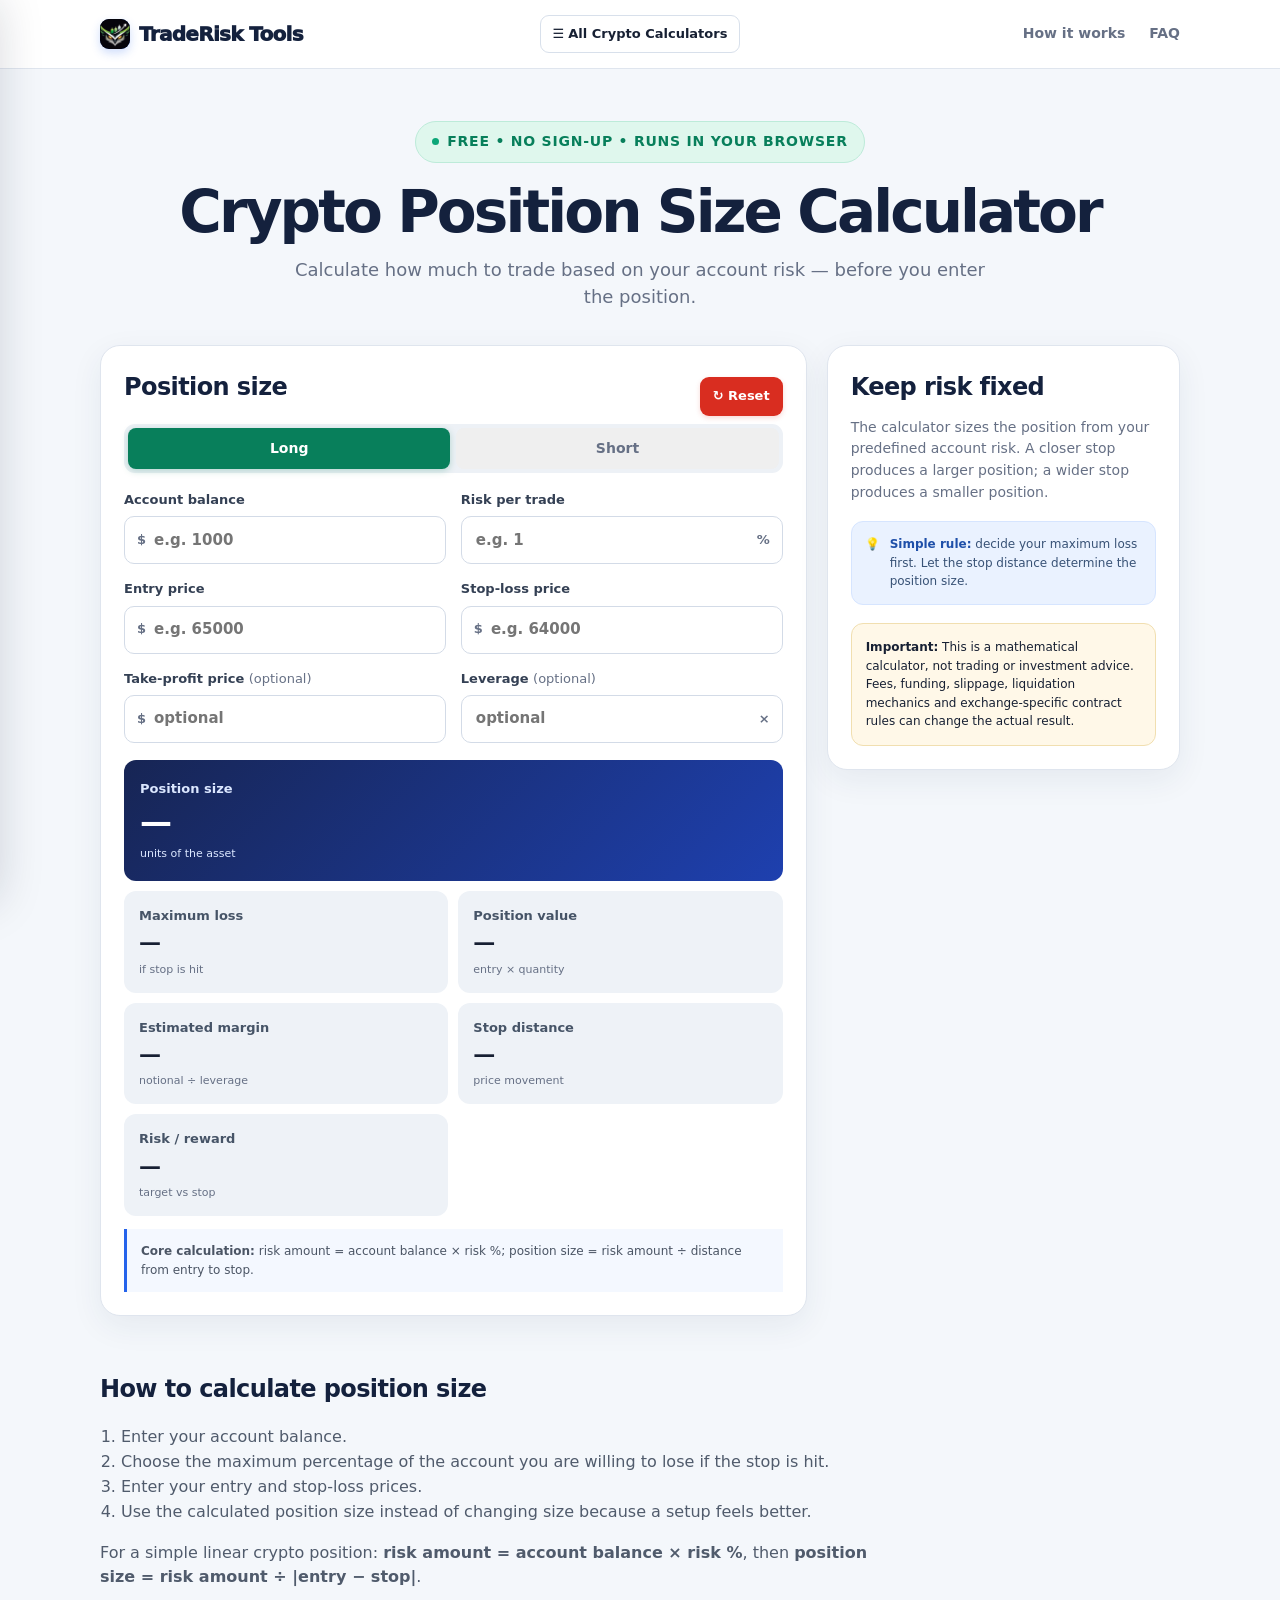
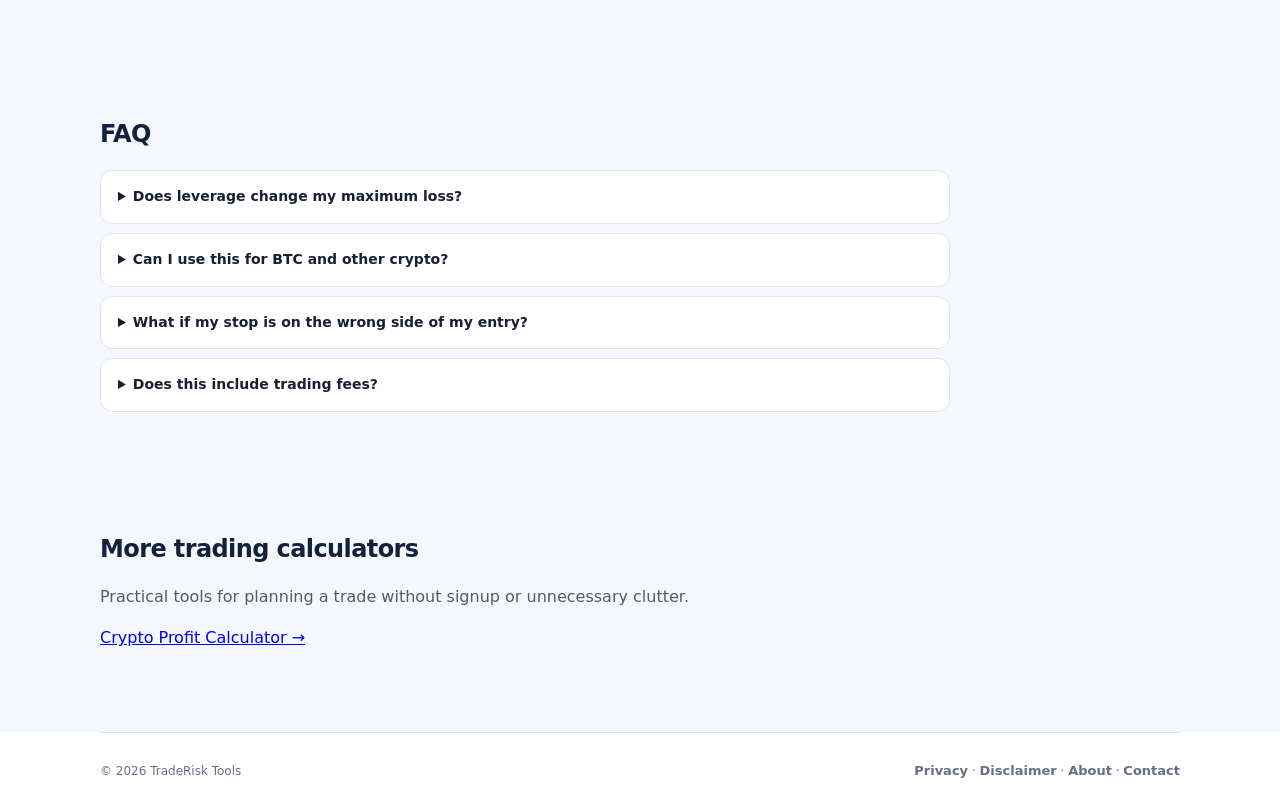
<file: index.html>
<!doctype html>
<html lang="en">
<head>
  <!-- Google tag (gtag.js) -->
<script async src="https://www.googletagmanager.com/gtag/js?id=G-5T2M8MYKRR"></script>
<script>
  window.dataLayer = window.dataLayer || [];
  function gtag(){dataLayer.push(arguments);}
  gtag('js', new Date());

  gtag('config', 'G-5T2M8MYKRR');
</script>
<meta charset="utf-8">
<meta name="viewport" content="width=device-width,initial-scale=1,viewport-fit=cover">
<meta name="theme-color" content="#111827">
<link rel="icon" type="image/png" href="favicon.png">
<title>Crypto Position Size Calculator | TradeRisk Tools</title>
<meta name="description" content="Free crypto position size calculator. Calculate position size from account balance, risk percentage, entry price and stop loss.">
<style>
:root{--bg:#f4f7fb;--card:#fff;--text:#172033;--muted:#667085;--line:#dfe5ee;--blue:#2563eb;--blue2:#1d4ed8;--blue-soft:#eaf2ff;--green:#087f5b;--green2:#056b4c;--green-soft:#e7f7f1;--red:#c92a2a;--red2:#a61e1e;--red-soft:#fff0f0;--navy:#14213d;--warn:#fff8e8;--warn-line:#f1dfb0}
*{box-sizing:border-box}html{scroll-behavior:smooth}body{margin:0;background:var(--bg);color:var(--text);font-family:Inter,ui-sans-serif,system-ui,-apple-system,BlinkMacSystemFont,"Segoe UI",sans-serif;line-height:1.55}.wrap{width:min(1080px,calc(100% - 32px));margin:auto}
.topbar{background:#fff;border-bottom:1px solid var(--line);position:sticky;top:0;z-index:10}.nav{height:68px;display:flex;align-items:center}.brand{font-size:19px;font-weight:900;letter-spacing:-.025em;color:var(--navy);text-decoration:none}.nav nav{margin-left:auto;display:flex;gap:28px}.nav nav a,.footer a{color:var(--muted);text-decoration:none;font-size:13px;font-weight:600}.nav nav a:hover,.footer a:hover{color:var(--blue)}
.hero{padding:52px 0 34px;text-align:center}.badge{display:inline-flex;align-items:center;justify-content:center;background:#dff7ed;color:#087f5b;border:1px solid #bdebd9;border-radius:999px;padding:9px 16px;font-size:14px;font-weight:850;letter-spacing:.055em}.badge:before{content:"";width:7px;height:7px;background:#0ca678;border-radius:50%;margin-right:8px}
.hero h1{font-size:clamp(34px,4.8vw,58px);line-height:1.05;letter-spacing:-.05em;white-space:nowrap;margin:19px 0 13px;color:var(--navy)}.lead{font-size:18px;color:var(--muted);max-width:720px;margin:0 auto}
.layout{display:grid;grid-template-columns:minmax(0,2fr) minmax(275px,1fr);gap:20px;align-items:start}.card{background:var(--card);border:1px solid var(--line);border-radius:20px;box-shadow:0 10px 32px rgba(30,55,90,.07);padding:23px}.card-head{display:flex;align-items:center;justify-content:space-between}.card h2,.content h2{font-size:24px;letter-spacing:-.025em;margin:0 0 17px;color:var(--navy)}
.reset{border:0;background:#d92d20;color:#fff;border-radius:9px;padding:9px 13px;font:inherit;font-size:13px;font-weight:800;cursor:pointer;box-shadow:0 2px 5px rgba(217,45,32,.18);transition:.15s}.reset:hover{background:#b42318;transform:translateY(-1px)}.reset:active{transform:translateY(0);box-shadow:none}.reset-row{display:flex;align-items:center;gap:9px}.reset-status{font-size:12px;font-weight:750;color:#087f5b;background:#e7f7f1;border:1px solid #bdebd9;border-radius:8px;padding:6px 9px;opacity:0;transform:translateX(4px);transition:.18s}.reset-status.show{opacity:1;transform:translateX(0)}
.direction{display:grid;grid-template-columns:1fr 1fr;gap:6px;background:#edf1f6;padding:4px;border-radius:11px;margin-bottom:17px}.direction-btn{border:0;border-radius:8px;padding:10px;font:inherit;font-size:14px;font-weight:850;color:#667085;cursor:pointer;transition:.15s}.direction-btn.long.active{background:var(--green);color:#fff;box-shadow:0 2px 7px rgba(8,127,91,.25)}.direction-btn.long.active:hover{background:var(--green2)}.direction-btn.short.active{background:var(--red);color:#fff;box-shadow:0 2px 7px rgba(201,42,42,.22)}.direction-btn.short.active:hover{background:var(--red2)}
.fields{display:grid;grid-template-columns:1fr 1fr;gap:15px}label{font-size:13px;font-weight:800;color:#344054}.muted{font-weight:500;color:var(--muted)}.input-wrap{height:48px;display:flex;align-items:center;gap:6px;border:1px solid #d3dbe7;border-radius:10px;background:#fff;margin-top:6px;padding:0 12px;transition:.15s}.input-wrap:focus-within{border-color:#8db1f8;box-shadow:0 0 0 3px #eaf2ff}.input-wrap span{color:#667085;font-size:13px}.input-wrap input{border:0;outline:0;width:100%;min-width:0;background:transparent;color:#172033;font:inherit;font-size:15px;font-weight:600}
.error{margin-top:12px;padding:11px 13px;border:1px solid #f0caca;background:var(--red-soft);color:#9d3030;border-radius:10px;font-size:13px}
.results{display:grid;grid-template-columns:1fr 1fr;gap:10px;margin-top:17px}.result{background:#eef2f7;border-radius:12px;padding:15px;min-width:0}.result span{display:block;color:#465467;font-size:13px;font-weight:750}.result small{display:block;color:#667085;font-size:11px}.result strong{display:block;font-size:22px;line-height:1.2;margin:4px 0;color:#172033}.result.primary{grid-column:1/-1;background:linear-gradient(135deg,#172554,#1e40af);color:#fff;padding:19px 16px}.result.primary span,.result.primary small{color:#dbe7ff}.result.primary strong{font-size:32px;color:#fff}.formula{margin-top:13px;padding:13px 14px;border-left:3px solid var(--blue);background:#f4f8ff;font-size:12px;color:#4b5565}
.side h2{margin-bottom:10px}.side p{color:var(--muted);font-size:14px;margin-top:0}.tip{display:flex;gap:10px;align-items:flex-start;background:var(--blue-soft);border:1px solid #d6e5ff;border-radius:12px;padding:13px;margin:18px 0;font-size:12px;color:#385276}.tip strong{color:#1e4fa9}.warning{padding:14px;border:1px solid var(--warn-line);background:var(--warn);border-radius:12px;font-size:12px}
.content{padding:55px 0}.content p,.content li{color:#505b6c;max-width:800px}.content ol{padding-left:21px}.content details{max-width:850px;background:#fff;border:1px solid var(--line);border-radius:12px;padding:15px 17px;margin:9px 0}.content summary{cursor:pointer;font-weight:750;font-size:14px}.content details p{margin:10px 0 0;font-size:14px}.footer{border-top:1px solid var(--line);min-height:78px;display:flex;align-items:center;justify-content:space-between;color:var(--muted);font-size:12px}footer{background:#fff;margin-top:10px}

@media(max-width:900px){.hero h1{font-size:43px}.layout{grid-template-columns:1fr}.side{order:2}}
@media(max-width:760px){.wrap{width:min(100% - 24px,570px)}.nav{height:58px}.brand{font-size:18px}.nav nav{gap:14px}.nav nav a{font-size:12px}.hero{padding:37px 0 25px}.badge{font-size:12px;padding:8px 12px}.hero h1{font-size:31px;letter-spacing:-.045em}.lead{font-size:16px;line-height:1.42}.card{padding:16px;border-radius:16px}.fields{grid-template-columns:1fr;gap:12px}.input-wrap{height:49px}.results{gap:7px}.result{padding:13px}.result span{font-size:12px}.result strong{font-size:20px}.result.primary{padding:17px 14px}.result.primary strong{font-size:28px}.content{padding:38px 0}.content h2{font-size:22px}.footer{padding:17px 0;min-height:0;display:block}.footer span{display:block;margin:5px 0}.reset-row{gap:6px}.reset-status{font-size:11px;padding:5px 7px}}
@media(max-width:390px){.wrap{width:calc(100% - 20px)}.nav nav a:nth-child(2){display:none}.hero h1{font-size:27px}.badge{font-size:10.5px}.card{padding:14px}.result strong{font-size:18px}}



/* All Crypto Calculators left navigation */
.calc-menu-btn{border:1px solid #d8e0eb;background:#fff;color:#172033;border-radius:9px;padding:8px 12px;font:inherit;font-size:13px;font-weight:800;cursor:pointer;white-space:nowrap}
.calc-menu-btn:hover{background:#f5f8fc;border-color:#b9c7da}
.drawer-backdrop{position:fixed;inset:0;background:rgba(15,23,42,.35);z-index:40;opacity:0;visibility:hidden;transition:.18s}
.drawer-backdrop.open{opacity:1;visibility:visible}
.calc-drawer{position:fixed;top:0;left:0;height:100dvh;width:min(390px,92vw);background:#fff;z-index:50;box-shadow:16px 0 45px rgba(15,23,42,.18);transform:translateX(-105%);transition:.22s ease;display:flex;flex-direction:column}
.calc-drawer.open{transform:translateX(0)}
.drawer-head{display:flex;align-items:center;justify-content:space-between;padding:20px 20px 16px;border-bottom:1px solid #e5eaf1}
.drawer-title{margin:0;color:#172554;font-size:20px;letter-spacing:-.025em}
.drawer-close{width:36px;height:36px;border:1px solid #d8e0eb;background:#fff;border-radius:9px;font-size:20px;line-height:1;cursor:pointer;color:#475467}
.drawer-list{padding:12px;overflow:auto}
.drawer-item{display:flex;gap:13px;align-items:center;text-decoration:none;color:#172033;border:1px solid transparent;border-radius:13px;padding:13px 12px;margin:4px 0}
.drawer-item:hover{background:#f5f8fc;border-color:#e0e7f0}
.drawer-item.current{background:#eef4ff;border-color:#d6e5ff}
.drawer-icon{width:36px;height:36px;border-radius:10px;background:#eaf2ff;display:grid;place-items:center;font-size:18px;flex:0 0 auto}
.drawer-item strong{display:block;font-size:14px}.drawer-item small{display:block;color:#667085;font-size:11px;margin-top:2px}.drawer-current{font-size:10px;font-weight:850;color:#2563eb;text-transform:uppercase;letter-spacing:.06em;margin-left:auto}
@media(max-width:760px){.nav nav a{display:none}.calc-menu-btn{padding:8px 10px}.calc-drawer{width:min(370px,94vw)}}






/* Header v12: brand left, calculator control centered, utility nav right */
.topbar .nav{
  position:relative;
  display:grid;
  grid-template-columns:1fr auto 1fr;
  align-items:center;
  height:68px;
}
.topbar .brand{
  position:static;
  transform:none;
  grid-column:1;
  justify-self:start;
  display:flex;
  align-items:center;
  gap:9px;
  margin:0;
  white-space:nowrap;
  font-size:20px;
  font-weight:950;
  letter-spacing:-.035em;
}
.brand-logo{
  width:30px;
  height:30px;
  border-radius:9px;
  display:grid;
  place-items:center;
  background:linear-gradient(135deg,#172554,#2563eb);
  color:#fff;
  box-shadow:0 4px 10px rgba(37,99,235,.22);
  flex:0 0 auto;
  font-size:16px;
}
.topbar .nav > nav:first-child{
  grid-column:2;
  justify-self:center;
  margin:0;
  display:flex;
  align-items:center;
}
.topbar .nav > nav:last-child{
  grid-column:3;
  justify-self:end;
  margin:0;
  display:flex;
  align-items:center;
  gap:22px;
}
.topbar .nav > nav:last-child a{
  color:var(--muted);
  text-decoration:none;
  font-size:13px;
  font-weight:650;
}
.topbar .nav > nav:last-child a:hover{color:var(--blue)}
@media(max-width:760px){
  .topbar .nav{height:58px;grid-template-columns:1fr auto}
  .topbar .brand{font-size:17px;gap:7px}
  .brand-logo{width:27px;height:27px;border-radius:8px}
  .topbar .nav > nav:first-of-type{grid-column:2;justify-self:end}
  .calc-menu-btn{font-size:0;padding:8px 10px;min-width:40px;line-height:1}
  .calc-menu-btn span:first-child{font-size:19px}
  .calc-menu-label{display:none}
  .topbar .nav > nav:last-child{display:none}
}
@media(max-width:390px){
  .topbar .brand{font-size:15px}
  .brand-logo{width:25px;height:25px}
  .calc-menu-btn{font-size:10px;padding:7px 8px}
}



/* Header v13: calculator menu centered on desktop; mobile drawer also contains site links */
.drawer-secondary{display:none}
@media(max-width:760px){
  .topbar .nav{height:58px;grid-template-columns:1fr auto}
  .topbar .nav > nav:first-child{grid-column:2;justify-self:end}
  .topbar .nav > nav:last-child{display:none}
  .calc-menu-btn{padding:8px 10px}
  .calc-menu-label{display:none}
  .drawer-secondary{display:grid;border-top:1px solid #e5eaf1;margin-top:6px;padding:10px 12px 14px;gap:2px}
  .drawer-secondary a{display:block;padding:10px 8px;color:#172033;text-decoration:none;font-size:14px;font-weight:750;border-radius:8px}
  .drawer-secondary a:hover{background:#f4f7fb;color:#2563eb}
}

/* Header navigation: desktop keeps the useful links visible; mobile moves them into the menu. */
.nav{position:relative;min-height:64px}
.header-actions{position:absolute;inset:0;display:flex;align-items:center;justify-content:center;pointer-events:none}
.header-actions>*{pointer-events:auto}
.calc-menu-btn{display:inline-flex;align-items:center;justify-content:center;gap:4px}
.desktop-links{position:absolute;right:0;display:flex;align-items:center;gap:24px}
.desktop-links a{color:var(--muted);text-decoration:none;font-size:14px;font-weight:650}
.desktop-links a:hover{color:var(--text)}
@media (max-width:700px){
  .header-actions{left:auto;right:0;justify-content:flex-end}
  .calc-menu-btn{width:42px;height:42px;padding:0}
  .calc-menu-label{display:none}
  .desktop-links{display:none}
}

/* Mobile brand/logo fix */
.brand{display:inline-flex!important;align-items:center!important;gap:9px!important;white-space:nowrap!important;position:relative!important;z-index:20!important}
.brand-logo{display:block!important;width:30px!important;height:30px!important;object-fit:contain!important;flex:0 0 30px!important}
@media(max-width:700px){
  .brand{display:inline-flex!important;visibility:visible!important;opacity:1!important}
  .brand-logo{display:block!important;visibility:visible!important;width:28px!important;height:28px!important}
}

/* Definitive mobile logo fix */
.nav{min-width:0}
.brand{display:inline-flex!important;align-items:center!important;visibility:visible!important;opacity:1!important;position:relative!important;z-index:30!important;min-width:0}
.brand-logo{display:block!important;visibility:visible!important;opacity:1!important;width:30px!important;height:30px!important;min-width:30px!important;min-height:30px!important;object-fit:contain!important;flex:none!important}
@media(max-width:700px){
  .nav{height:64px}
  .brand{max-width:calc(100% - 54px);overflow:visible}
  .brand-logo{width:28px!important;height:28px!important;min-width:28px!important;min-height:28px!important}
}

.calc-link.coming-soon{cursor:default!important;opacity:.72}
.calc-link.coming-soon:hover{background:transparent!important;color:inherit!important}
.calc-link.coming-soon .soon-label{margin-left:auto;font-size:10px;font-weight:800;letter-spacing:.04em;color:#667085;background:#eef2f7;border:1px solid #dfe5ee;border-radius:999px;padding:3px 7px}

.drawer-item.coming-soon{cursor:default!important;opacity:.78}
.drawer-item.coming-soon:hover{background:transparent!important}
.drawer-item.coming-soon .soon-label{margin-left:auto;align-self:center;flex:0 0 auto;font-size:10px;line-height:1;font-weight:850;letter-spacing:.04em;color:#667085;background:#eef2f7;border:1px solid #dfe5ee;border-radius:999px;padding:5px 8px}
@media(max-width:700px){.drawer-item.coming-soon .soon-label{font-size:9px;padding:4px 7px}}
</style>
</head>
<body>
<header class="topbar"><div class="wrap nav">
  <a class="brand" href="index.html" aria-label="TradeRisk Tools home">
    <img class="brand-logo" src="[data-uri]" width="30" height="30" alt="">
    <span>TradeRisk Tools</span>
  </a>
  <div class="header-actions">
    <button id="calcMenuBtn" class="calc-menu-btn" type="button" aria-label="Open all crypto calculators">
      <span aria-hidden="true">☰</span><span class="calc-menu-label"> All Crypto Calculators</span>
    </button>
    <div class="desktop-links">
      <a href="#how">How it works</a>
      <a href="#faq">FAQ</a>
    </div>
  </div>
</div></header>
<div id="drawerBackdrop" class="drawer-backdrop" aria-hidden="true"></div>
<aside id="calcDrawer" class="calc-drawer" aria-hidden="true" aria-label="All Crypto Calculators">
<div class="drawer-head"><h2 class="drawer-title">All Crypto Calculators</h2><button id="drawerClose" class="drawer-close" type="button" aria-label="Close calculator menu">×</button></div>
<nav class="drawer-list" aria-label="All Crypto Calculators">
<a class="drawer-item current" href="index.html"><span class="drawer-icon">🧮</span><span><strong>Position Size Calculator</strong><small>Size your trade from account risk</small></span><span class="drawer-current">Current</span></a>
<a class="drawer-item" href="crypto-profit-calculator.html"><span class="drawer-icon">📈</span><span><strong>Profit Calculator</strong><small>Calculate PnL, ROI and trading fees</small></span></a>
<div class="drawer-item coming-soon"><span class="drawer-icon">⚖️</span><span><strong>Risk/Reward Calculator</strong><small>Compare potential risk and reward</small></span><span class="soon-label">Coming soon</span></div>
<div class="drawer-item coming-soon"><span class="drawer-icon">🔥</span><span><strong>Liquidation Calculator</strong><small>Estimate liquidation price</small></span><span class="soon-label">Coming soon</span></div>
<div class="drawer-item coming-soon"><span class="drawer-icon">💰</span><span><strong>Funding Calculator</strong><small>Estimate perpetual funding costs</small></span><span class="soon-label">Coming soon</span></div>
</nav>
<div class="drawer-secondary" aria-label="Site links">
  <a href="#how">How it works</a>
  <a href="#faq">FAQ</a>
</div>
</aside>




<main>
<section class="hero wrap"><div class="badge">FREE • NO SIGN-UP • RUNS IN YOUR BROWSER</div><h1>Crypto Position Size Calculator</h1><p class="lead">Calculate how much to trade based on your account risk — before you enter the position.</p></section>
<section id="calculator" class="wrap layout">
<div class="card">
<div class="card-head"><h2>Position size</h2><div class="reset-row"><span id="resetStatus" class="reset-status" aria-live="polite">Calculator reset.</span><button id="reset" class="reset" type="button">↻ Reset</button></div></div>
<div class="direction"><button id="longBtn" class="direction-btn long active" type="button">Long</button><button id="shortBtn" class="direction-btn short" type="button">Short</button></div>
<div class="fields">
<label>Account balance<div class="input-wrap"><span>$</span><input id="balance" type="number" min="0" step="any" value="" placeholder="e.g. 1000" inputmode="decimal"></div></label>
<label>Risk per trade<div class="input-wrap"><input id="riskPct" type="number" min="0" step="any" value="" placeholder="e.g. 1" inputmode="decimal"><span>%</span></div></label>
<label>Entry price<div class="input-wrap"><span>$</span><input id="entry" type="number" min="0" step="any" value="" placeholder="e.g. 65000" inputmode="decimal"></div></label>
<label>Stop-loss price<div class="input-wrap"><span>$</span><input id="stop" type="number" min="0" step="any" value="" placeholder="e.g. 64000" inputmode="decimal"></div></label>
<label>Take-profit price <span class="muted">(optional)</span><div class="input-wrap"><span>$</span><input id="target" type="number" min="0" step="any" value="" placeholder="optional" inputmode="decimal"></div></label>
<label>Leverage <span class="muted">(optional)</span><div class="input-wrap"><input id="leverage" type="number" min="1" step="any" value="" placeholder="optional" inputmode="decimal"><span>×</span></div></label>
</div>
<div id="error" class="error" role="alert" hidden></div>
<div class="results">
<div class="result primary"><span>Position size</span><strong id="qty">—</strong><small>units of the asset</small></div>
<div class="result"><span>Maximum loss</span><strong id="riskAmt">—</strong><small>if stop is hit</small></div>
<div class="result"><span>Position value</span><strong id="notional">—</strong><small>entry × quantity</small></div>
<div class="result"><span>Estimated margin</span><strong id="margin">—</strong><small>notional ÷ leverage</small></div>
<div class="result"><span>Stop distance</span><strong id="distance">—</strong><small>price movement</small></div>
<div class="result"><span>Risk / reward</span><strong id="rr">—</strong><small>target vs stop</small></div>
</div>
<div class="formula"><strong>Core calculation:</strong> risk amount = account balance × risk %; position size = risk amount ÷ distance from entry to stop.</div>
</div>
<aside class="card side"><h2>Keep risk fixed</h2><p>The calculator sizes the position from your predefined account risk. A closer stop produces a larger position; a wider stop produces a smaller position.</p><div class="tip"><span>💡</span><div><strong>Simple rule:</strong> decide your maximum loss first. Let the stop distance determine the position size.</div></div><div class="warning"><strong>Important:</strong> This is a mathematical calculator, not trading or investment advice. Fees, funding, slippage, liquidation mechanics and exchange-specific contract rules can change the actual result.</div></aside>
</section>
<section id="how" class="wrap content"><h2>How to calculate position size</h2><ol><li>Enter your account balance.</li><li>Choose the maximum percentage of the account you are willing to lose if the stop is hit.</li><li>Enter your entry and stop-loss prices.</li><li>Use the calculated position size instead of changing size because a setup feels better.</li></ol><p>For a simple linear crypto position: <strong>risk amount = account balance × risk %</strong>, then <strong>position size = risk amount ÷ |entry − stop|</strong>.</p></section>
<section id="faq" class="wrap content"><h2>FAQ</h2><details><summary>Does leverage change my maximum loss?</summary><p>Not by itself. If the position is sized so the stop represents your chosen risk, leverage mainly changes the margin required. Real exchange mechanics can introduce liquidation, fees, funding and slippage.</p></details><details><summary>Can I use this for BTC and other crypto?</summary><p>Yes for simple linear price-based sizing where one unit of the asset gains or loses approximately the same amount as its price movement. Exchange-specific contract sizes may require a different calculation.</p></details><details><summary>What if my stop is on the wrong side of my entry?</summary><p>The calculator uses the absolute distance between entry and stop. For a long trade, the stop is normally below entry; for a short trade, it is normally above entry.</p></details><details><summary>Does this include trading fees?</summary><p>No. Fees, funding, spread and slippage are not included in the basic result.</p></details></section>
<section id="coming-soon" class="wrap content"><h2>More trading calculators</h2><p>Practical tools for planning a trade without signup or unnecessary clutter.</p><p><a class="tool-link" href="crypto-profit-calculator.html">Crypto Profit Calculator →</a></p></section>
</main>
<footer><div class="wrap footer"><span>© 2026 TradeRisk Tools</span><span><a href="privacy.html">Privacy</a> · <a href="disclaimer.html">Disclaimer</a> · <a href="about.html">About</a> · <a href="contact.html">Contact</a></span></div></footer>

<script>
const $=id=>document.getElementById(id),money=n=>Number.isFinite(n)?"$"+n.toLocaleString(undefined,{minimumFractionDigits:2,maximumFractionDigits:2}):"—",num=n=>Number.isFinite(n)?n.toLocaleString(undefined,{maximumFractionDigits:8}):"—";let direction="long";
function setDirection(v){direction=v;$("longBtn").classList.toggle("active",v==="long");$("shortBtn").classList.toggle("active",v==="short");calculate()}
function calculate(){const b=parseFloat($("balance").value),r=parseFloat($("riskPct").value),e=parseFloat($("entry").value),s=parseFloat($("stop").value),t=parseFloat($("target").value),l=parseFloat($("leverage").value),err=$("error");
err.hidden=true;err.textContent="";
$("qty").textContent="—";$("riskAmt").textContent="—";$("notional").textContent="—";$("margin").textContent="—";$("distance").textContent="—";$("rr").textContent="—";
const anyRequired=["balance","riskPct","entry","stop"].some(id=>$(id).value.trim()!=="");
if(!anyRequired)return;
if(![b,r,e,s].every(Number.isFinite)||b<=0||r<=0||e<=0||s<=0){err.textContent="Enter positive values for balance, risk, entry and stop-loss.";err.hidden=false;return}
if(r>=100){err.textContent="Risk per trade must be below 100%.";err.hidden=false;return}
if(e===s){err.textContent="Entry and stop-loss cannot be the same price.";err.hidden=false;return}
if(direction==="long"&&s>=e){err.textContent="For a long trade, stop-loss should normally be below entry.";err.hidden=false;return}
if(direction==="short"&&s<=e){err.textContent="For a short trade, stop-loss should normally be above entry.";err.hidden=false;return}
const risk=b*r/100,d=Math.abs(e-s),q=risk/d,n=q*e,m=Number.isFinite(l)&&l>0?n/l:NaN,rr=Number.isFinite(t)&&t>0&&t!==e?Math.abs(t-e)/d:NaN;
$("qty").textContent=num(q);$("riskAmt").textContent=money(risk);$("notional").textContent=money(n);$("margin").textContent=money(m);$("distance").textContent=money(d);$("rr").textContent=Number.isFinite(rr)?rr.toFixed(2)+"R":"—"}
["balance","riskPct","entry","stop","target","leverage"].forEach(id=>$(id).addEventListener("input",calculate));$("longBtn").onclick=()=>setDirection("long");$("shortBtn").onclick=()=>setDirection("short");
$("reset").onclick=()=>{if(!confirm("Are you sure you want to reset the calculator?"))return;
["balance","riskPct","entry","stop","target","leverage"].forEach(id=>$(id).value="");
setDirection("long");
$("resetStatus").classList.add("show");
setTimeout(()=>$("resetStatus").classList.remove("show"),1800)};calculate();
</script>




<script>
(function(){
  const menu=document.getElementById('calcMenuBtn'),drawer=document.getElementById('calcDrawer'),
        backdrop=document.getElementById('drawerBackdrop'),close=document.getElementById('drawerClose');
  if(!menu||!drawer||!backdrop||!close)return;
  function setOpen(open){
    drawer.classList.toggle('open',open);
    backdrop.classList.toggle('open',open);
    drawer.setAttribute('aria-hidden',String(!open));
    backdrop.setAttribute('aria-hidden',String(!open));
    document.body.style.overflow=open?'hidden':'';
    if(open) close.focus(); else menu.focus();
  }
  menu.addEventListener('click',()=>setOpen(true));
  close.addEventListener('click',()=>setOpen(false));
  drawer.querySelectorAll('.drawer-secondary a').forEach(a=>a.addEventListener('click',()=>setOpen(false)));
  backdrop.addEventListener('click',()=>setOpen(false));
  document.addEventListener('keydown',e=>{if(e.key==='Escape'&&drawer.classList.contains('open'))setOpen(false)});
})();
</script>

</body></html>
</file>
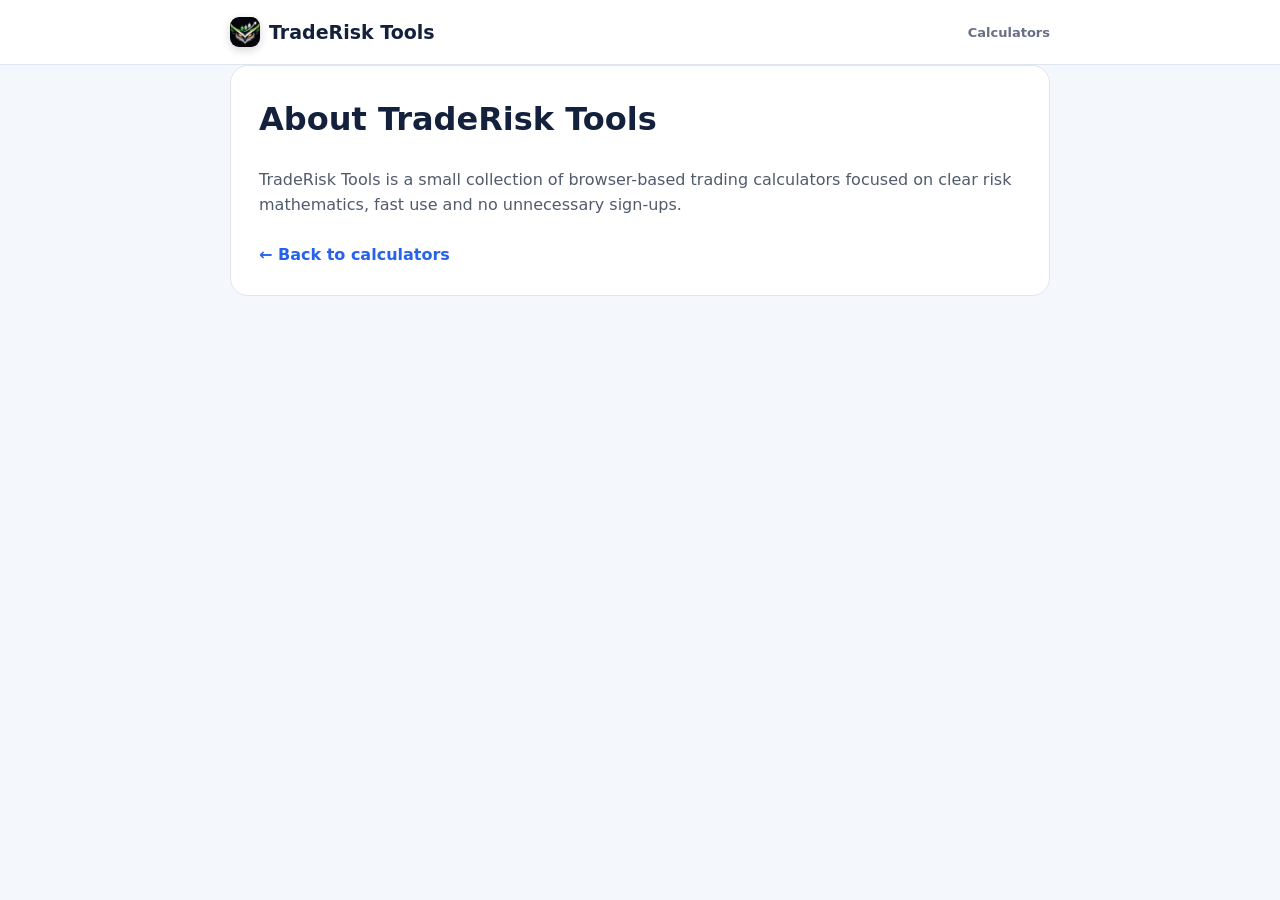
<file: about.html>
<!doctype html><html lang="en"><head> <!-- Google tag (gtag.js) -->
<script async src="https://www.googletagmanager.com/gtag/js?id=G-5T2M8MYKRR"></script>
<script>
  window.dataLayer = window.dataLayer || [];
  function gtag(){dataLayer.push(arguments);}
  gtag('js', new Date());

  gtag('config', 'G-5T2M8MYKRR');
</script><meta charset="utf-8"><meta name="viewport" content="width=device-width,initial-scale=1"><meta name="theme-color" content="#111827"><link rel="icon" type="image/png" href="favicon.png"><title>About | TradeRisk Tools</title><style>:root{--bg:#f4f7fb;--card:#fff;--text:#172033;--muted:#667085;--line:#dfe5ee;--navy:#14213d;--blue:#2563eb}*{box-sizing:border-box}body{margin:0;background:var(--bg);color:var(--text);font-family:Inter,ui-sans-serif,system-ui,-apple-system,"Segoe UI",sans-serif;line-height:1.6}.wrap{width:min(820px,calc(100% - 28px));margin:auto}header{background:#fff;border-bottom:1px solid var(--line)}.nav{height:64px;display:flex;align-items:center;justify-content:space-between}.brand{display:flex;align-items:center;gap:9px;color:var(--navy);font-weight:900;text-decoration:none;font-size:19px}.brand img{width:30px;height:30px;border-radius:9px;object-fit:cover;box-shadow:0 3px 9px rgba(15,23,42,.18)}nav a{color:#667085;text-decoration:none;font-size:13px;font-weight:700}main{background:#fff;border:1px solid var(--line);border-radius:18px;padding:28px;margin:38px auto 60px}h1{margin-top:0;color:var(--navy)}p{color:#505b6c}a.button{display:inline-block;margin-top:8px;color:var(--blue);font-weight:800;text-decoration:none}@media(max-width:500px){.nav{height:58px}.brand{font-size:16px}.brand img{width:27px;height:27px}}</style></head><body><header><div class="wrap nav"><a class="brand" href="index.html"><img src="brand-logo.png" width="30" height="30" alt=""><span>TradeRisk Tools</span></a><nav><a href="index.html">Calculators</a></nav></div></header><main class="wrap"><h1>About TradeRisk Tools</h1><p>TradeRisk Tools is a small collection of browser-based trading calculators focused on clear risk mathematics, fast use and no unnecessary sign-ups.</p><a class="button" href="index.html">← Back to calculators</a></main></body></html>
</file>
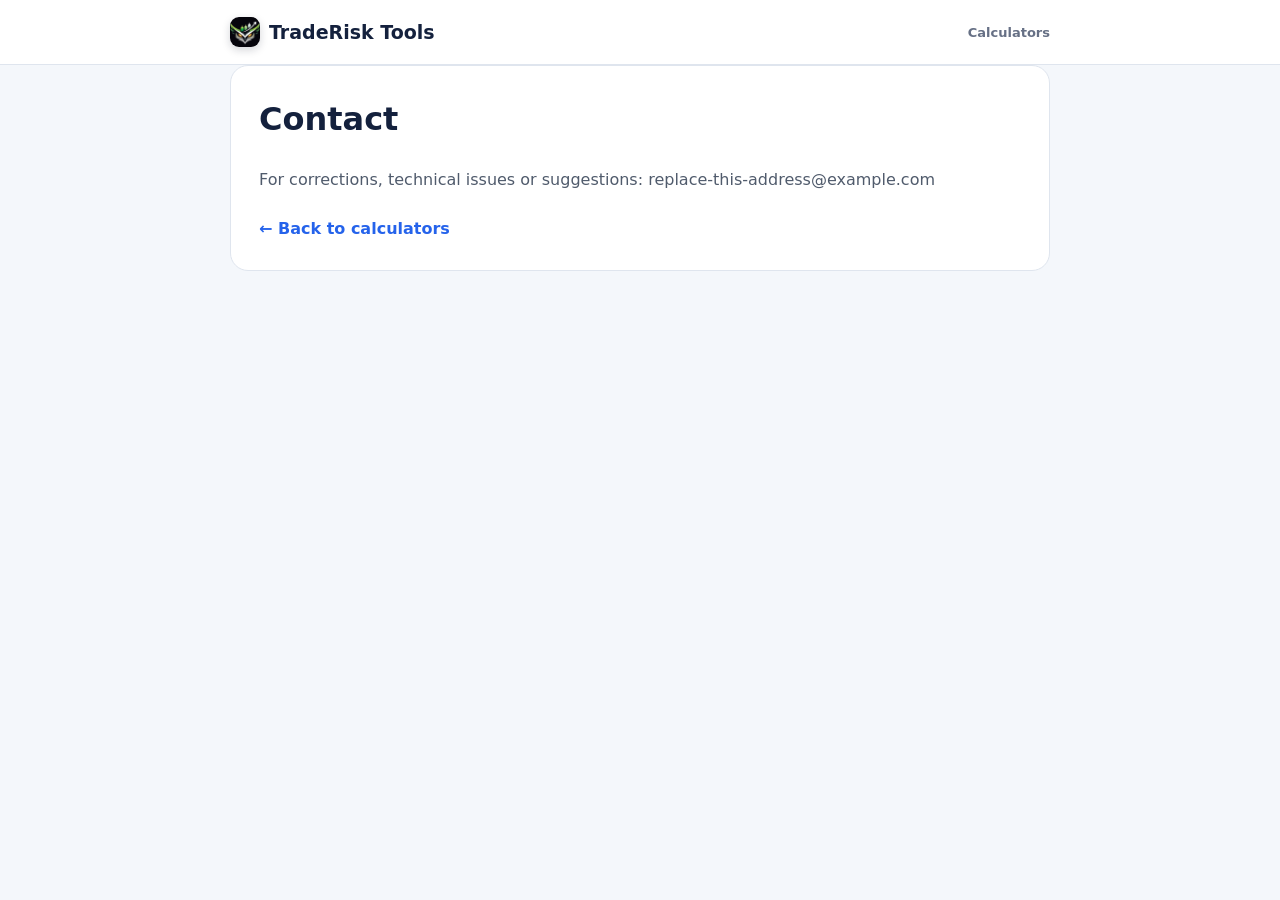
<file: contact.html>
<!doctype html><html lang="en"><head> <!-- Google tag (gtag.js) -->
<script async src="https://www.googletagmanager.com/gtag/js?id=G-5T2M8MYKRR"></script>
<script>
  window.dataLayer = window.dataLayer || [];
  function gtag(){dataLayer.push(arguments);}
  gtag('js', new Date());

  gtag('config', 'G-5T2M8MYKRR');
</script><meta charset="utf-8"><meta name="viewport" content="width=device-width,initial-scale=1"><meta name="theme-color" content="#111827"><link rel="icon" type="image/png" href="favicon.png"><title>Contact | TradeRisk Tools</title><style>:root{--bg:#f4f7fb;--card:#fff;--text:#172033;--muted:#667085;--line:#dfe5ee;--navy:#14213d;--blue:#2563eb}*{box-sizing:border-box}body{margin:0;background:var(--bg);color:var(--text);font-family:Inter,ui-sans-serif,system-ui,-apple-system,"Segoe UI",sans-serif;line-height:1.6}.wrap{width:min(820px,calc(100% - 28px));margin:auto}header{background:#fff;border-bottom:1px solid var(--line)}.nav{height:64px;display:flex;align-items:center;justify-content:space-between}.brand{display:flex;align-items:center;gap:9px;color:var(--navy);font-weight:900;text-decoration:none;font-size:19px}.brand img{width:30px;height:30px;border-radius:9px;object-fit:cover;box-shadow:0 3px 9px rgba(15,23,42,.18)}nav a{color:#667085;text-decoration:none;font-size:13px;font-weight:700}main{background:#fff;border:1px solid var(--line);border-radius:18px;padding:28px;margin:38px auto 60px}h1{margin-top:0;color:var(--navy)}p{color:#505b6c}a.button{display:inline-block;margin-top:8px;color:var(--blue);font-weight:800;text-decoration:none}@media(max-width:500px){.nav{height:58px}.brand{font-size:16px}.brand img{width:27px;height:27px}}</style></head><body><header><div class="wrap nav"><a class="brand" href="index.html"><img src="brand-logo.png" width="30" height="30" alt=""><span>TradeRisk Tools</span></a><nav><a href="index.html">Calculators</a></nav></div></header><main class="wrap"><h1>Contact</h1><p>For corrections, technical issues or suggestions: replace-this-address@example.com</p><a class="button" href="index.html">← Back to calculators</a></main></body></html>
</file>
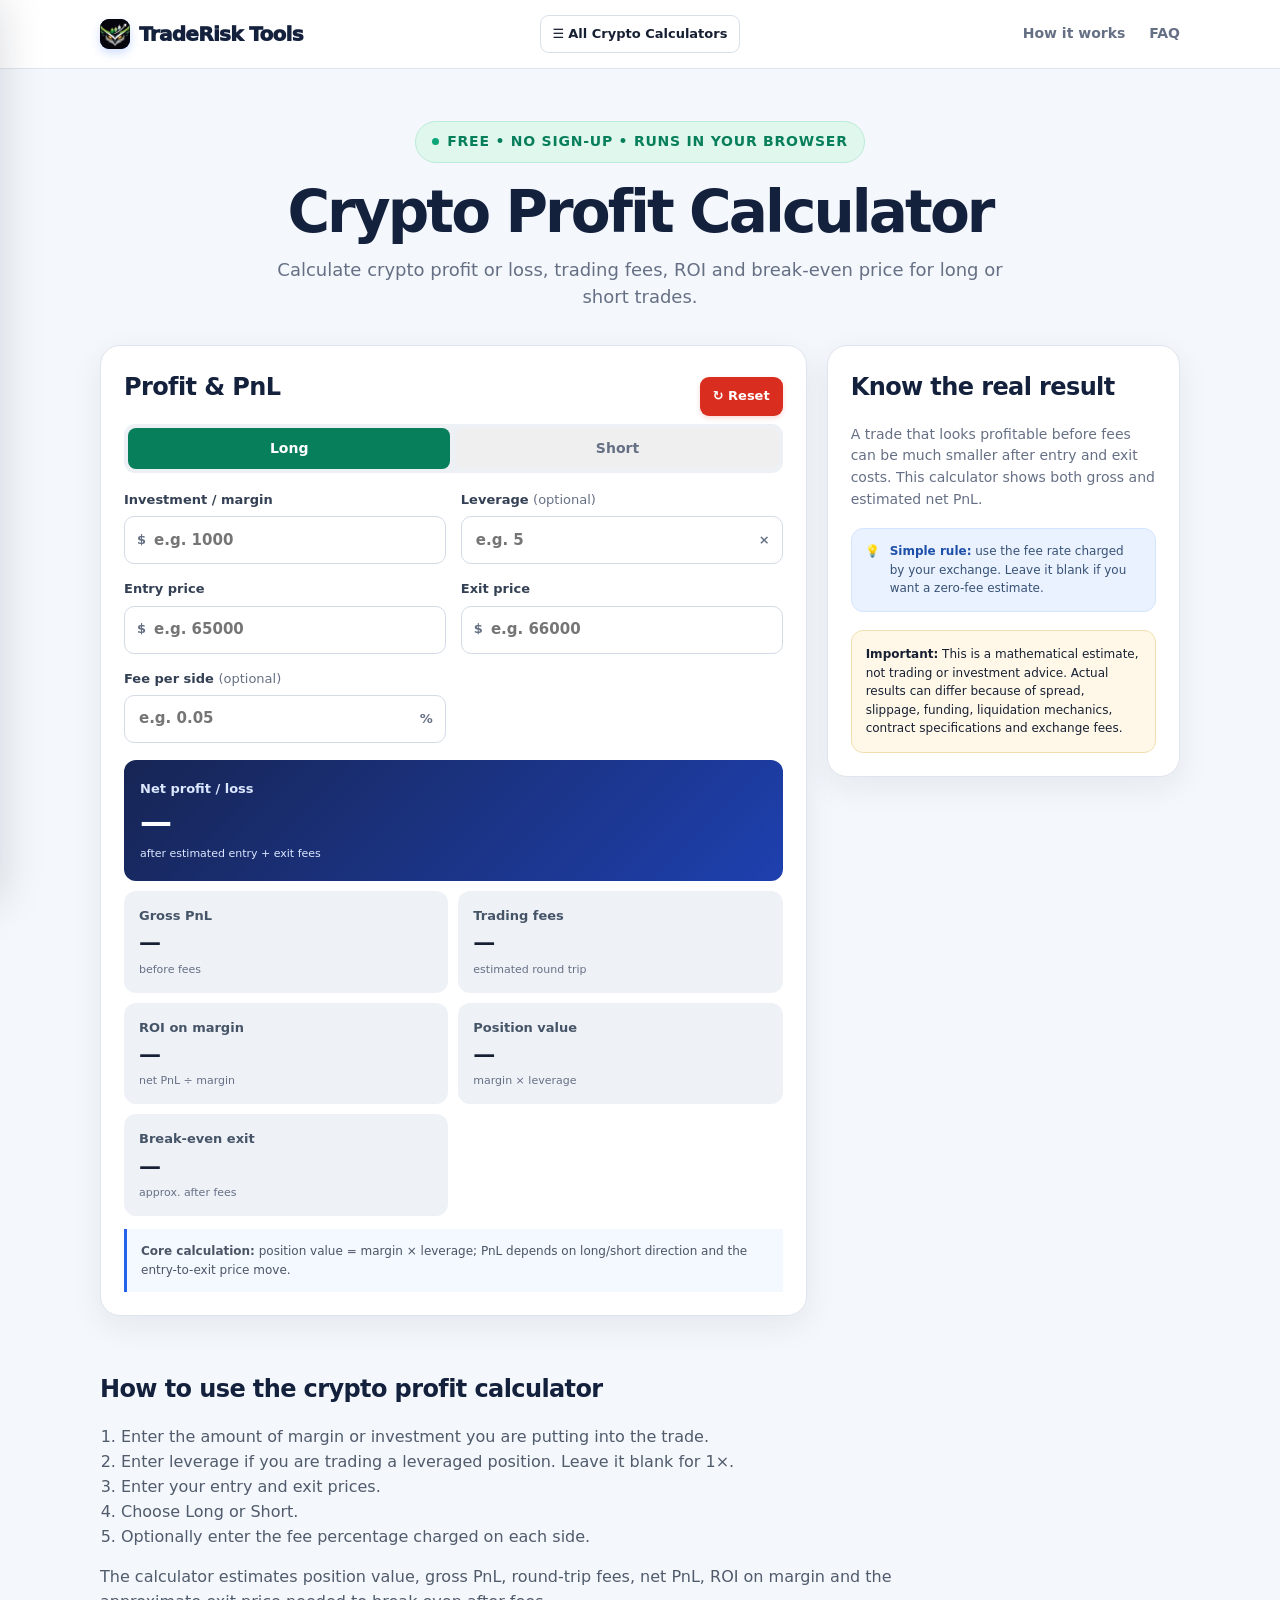
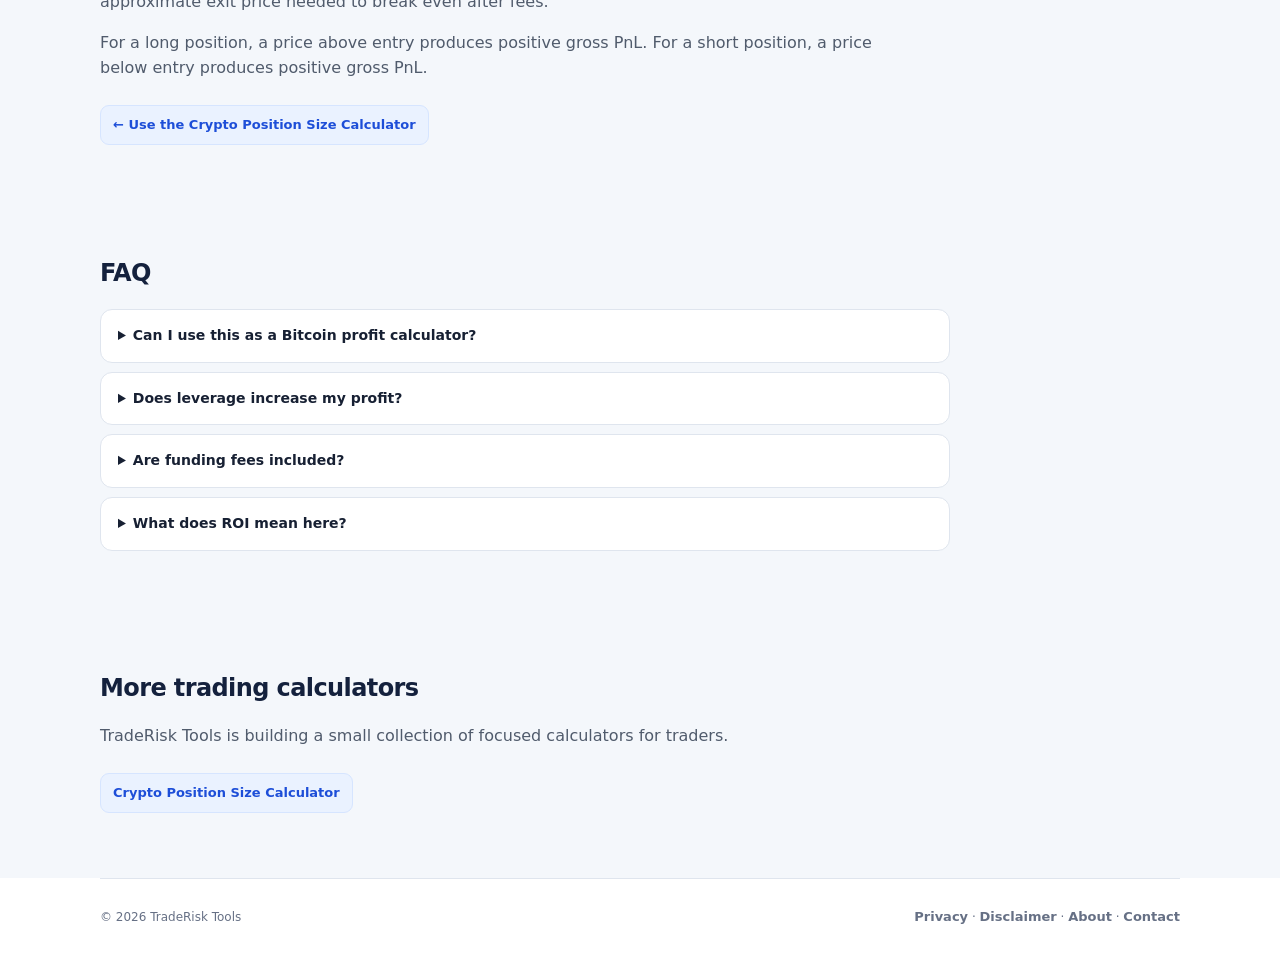
<file: crypto-profit-calculator.html>
<!doctype html>
<html lang="en">
<head> <!-- Google tag (gtag.js) -->
<script async src="https://www.googletagmanager.com/gtag/js?id=G-5T2M8MYKRR"></script>
<script>
  window.dataLayer = window.dataLayer || [];
  function gtag(){dataLayer.push(arguments);}
  gtag('js', new Date());

  gtag('config', 'G-5T2M8MYKRR');
</script>
<meta charset="utf-8">
<meta name="viewport" content="width=device-width,initial-scale=1,viewport-fit=cover">
<meta name="theme-color" content="#111827">
<link rel="icon" type="image/png" href="favicon.png">
<title>Crypto Profit Calculator | TradeRisk Tools</title>
<meta name="description" content="Free crypto profit calculator. Calculate long or short crypto PnL, trading fees, ROI and break-even price for Bitcoin and other cryptocurrencies.">
<style>
:root{--bg:#f4f7fb;--card:#fff;--text:#172033;--muted:#667085;--line:#dfe5ee;--blue:#2563eb;--blue-soft:#eaf2ff;--green:#087f5b;--green2:#056b4c;--red:#c92a2a;--red2:#a61e1e;--navy:#14213d;--warn:#fff8e8;--warn-line:#f1dfb0}
*{box-sizing:border-box}html{scroll-behavior:smooth}body{margin:0;background:var(--bg);color:var(--text);font-family:Inter,ui-sans-serif,system-ui,-apple-system,BlinkMacSystemFont,"Segoe UI",sans-serif;line-height:1.55}.wrap{width:min(1080px,calc(100% - 32px));margin:auto}
.topbar{background:#fff;border-bottom:1px solid var(--line);position:sticky;top:0;z-index:10}.nav{height:68px;display:flex;align-items:center}.brand{font-size:19px;font-weight:900;letter-spacing:-.025em;color:var(--navy);text-decoration:none}.nav nav{margin-left:auto;display:flex;gap:28px}.nav nav a,.footer a{color:var(--muted);text-decoration:none;font-size:13px;font-weight:600}.nav nav a:hover,.footer a:hover{color:var(--blue)}
.hero{padding:52px 0 34px;text-align:center}.badge{display:inline-flex;align-items:center;justify-content:center;background:#dff7ed;color:#087f5b;border:1px solid #bdebd9;border-radius:999px;padding:9px 16px;font-size:14px;font-weight:850;letter-spacing:.055em}.badge:before{content:"";width:7px;height:7px;background:#0ca678;border-radius:50%;margin-right:8px}
.hero h1{font-size:clamp(34px,4.8vw,58px);line-height:1.05;letter-spacing:-.05em;white-space:nowrap;margin:19px 0 13px;color:var(--navy)}.lead{font-size:18px;color:var(--muted);max-width:760px;margin:0 auto}
.layout{display:grid;grid-template-columns:minmax(0,2fr) minmax(275px,1fr);gap:20px;align-items:start}.card{background:var(--card);border:1px solid var(--line);border-radius:20px;box-shadow:0 10px 32px rgba(30,55,90,.07);padding:23px}.card-head{display:flex;align-items:center;justify-content:space-between}.card h2,.content h2{font-size:24px;letter-spacing:-.025em;margin:0 0 17px;color:var(--navy)}
.reset{border:0;background:#d92d20;color:#fff;border-radius:9px;padding:9px 13px;font:inherit;font-size:13px;font-weight:800;cursor:pointer;box-shadow:0 2px 5px rgba(217,45,32,.18);transition:.15s}.reset:hover{background:#b42318;transform:translateY(-1px)}.reset:active{transform:translateY(0);box-shadow:none}.reset-row{display:flex;align-items:center;gap:9px}.reset-status{font-size:12px;font-weight:750;color:#087f5b;background:#e7f7f1;border:1px solid #bdebd9;border-radius:8px;padding:6px 9px;opacity:0;transform:translateX(4px);transition:.18s}.reset-status.show{opacity:1;transform:translateX(0)}
.direction{display:grid;grid-template-columns:1fr 1fr;gap:6px;background:#edf1f6;padding:4px;border-radius:11px;margin-bottom:17px}.direction-btn{border:0;border-radius:8px;padding:10px;font:inherit;font-size:14px;font-weight:850;color:#667085;cursor:pointer;transition:.15s}.direction-btn.long.active{background:var(--green);color:#fff}.direction-btn.short.active{background:var(--red);color:#fff}
.fields{display:grid;grid-template-columns:1fr 1fr;gap:15px}label{font-size:13px;font-weight:800;color:#344054}.muted{font-weight:500;color:var(--muted)}.input-wrap{height:48px;display:flex;align-items:center;gap:6px;border:1px solid #d3dbe7;border-radius:10px;background:#fff;margin-top:6px;padding:0 12px}.input-wrap:focus-within{border-color:#8db1f8;box-shadow:0 0 0 3px #eaf2ff}.input-wrap span{color:#667085;font-size:13px}.input-wrap input{border:0;outline:0;width:100%;min-width:0;background:transparent;color:#172033;font:inherit;font-size:15px;font-weight:600}
.error{margin-top:12px;padding:11px 13px;border:1px solid #f0caca;background:#fff0f0;color:#9d3030;border-radius:10px;font-size:13px}
.results{display:grid;grid-template-columns:1fr 1fr;gap:10px;margin-top:17px}.result{background:#eef2f7;border-radius:12px;padding:15px}.result span{display:block;color:#465467;font-size:13px;font-weight:750}.result small{display:block;color:#667085;font-size:11px}.result strong{display:block;font-size:22px;line-height:1.2;margin:4px 0;color:#172033}.result.primary{grid-column:1/-1;background:linear-gradient(135deg,#172554,#1e40af);color:#fff;padding:19px 16px}.result.primary span,.result.primary small{color:#dbe7ff}.result.primary strong{font-size:32px;color:#fff}.formula{margin-top:13px;padding:13px 14px;border-left:3px solid var(--blue);background:#f4f8ff;font-size:12px;color:#4b5565}
.side p{color:var(--muted);font-size:14px;margin-top:0}.tip{display:flex;gap:10px;align-items:flex-start;background:var(--blue-soft);border:1px solid #d6e5ff;border-radius:12px;padding:13px;margin:18px 0;font-size:12px;color:#385276}.tip strong{color:#1e4fa9}.warning{padding:14px;border:1px solid var(--warn-line);background:var(--warn);border-radius:12px;font-size:12px}
.content{padding:55px 0}.content p,.content li{color:#505b6c;max-width:800px}.content ol{padding-left:21px}.content details{max-width:850px;background:#fff;border:1px solid var(--line);border-radius:12px;padding:15px 17px;margin:9px 0}.content summary{cursor:pointer;font-weight:750;font-size:14px}.content details p{margin:10px 0 0;font-size:14px}.tool-link{display:inline-block;margin-top:8px;background:#eaf2ff;color:#1d4ed8;border:1px solid #d6e5ff;border-radius:9px;padding:9px 12px;text-decoration:none;font-weight:800;font-size:13px}.footer{border-top:1px solid var(--line);min-height:78px;display:flex;align-items:center;justify-content:space-between;color:var(--muted);font-size:12px}footer{background:#fff;margin-top:10px}
@media(max-width:900px){.hero h1{font-size:43px}.layout{grid-template-columns:1fr}.side{order:2}}
@media(max-width:760px){.wrap{width:min(100% - 24px,570px)}.nav{height:58px}.brand{font-size:18px}.nav nav{gap:14px}.nav nav a{font-size:12px}.hero{padding:37px 0 25px}.badge{font-size:12px;padding:8px 12px}.hero h1{font-size:31px}.lead{font-size:16px}.card{padding:16px;border-radius:16px}.fields{grid-template-columns:1fr;gap:12px}.input-wrap{height:49px}.results{gap:7px}.result{padding:13px}.result strong{font-size:20px}.result.primary strong{font-size:28px}.content{padding:38px 0}.footer{padding:17px 0;min-height:0;display:block}.footer span{display:block;margin:5px 0}.reset-row{gap:6px}.reset-status{font-size:11px;padding:5px 7px}}
@media(max-width:390px){.wrap{width:calc(100% - 20px)}.nav nav a:nth-child(2){display:none}.hero h1{font-size:27px}.badge{font-size:10.5px}.card{padding:14px}.result strong{font-size:18px}}



/* All Crypto Calculators left navigation */
.calc-menu-btn{border:1px solid #d8e0eb;background:#fff;color:#172033;border-radius:9px;padding:8px 12px;font:inherit;font-size:13px;font-weight:800;cursor:pointer;white-space:nowrap}
.calc-menu-btn:hover{background:#f5f8fc;border-color:#b9c7da}
.drawer-backdrop{position:fixed;inset:0;background:rgba(15,23,42,.35);z-index:40;opacity:0;visibility:hidden;transition:.18s}
.drawer-backdrop.open{opacity:1;visibility:visible}
.calc-drawer{position:fixed;top:0;left:0;height:100dvh;width:min(390px,92vw);background:#fff;z-index:50;box-shadow:16px 0 45px rgba(15,23,42,.18);transform:translateX(-105%);transition:.22s ease;display:flex;flex-direction:column}
.calc-drawer.open{transform:translateX(0)}
.drawer-head{display:flex;align-items:center;justify-content:space-between;padding:20px 20px 16px;border-bottom:1px solid #e5eaf1}
.drawer-title{margin:0;color:#172554;font-size:20px;letter-spacing:-.025em}
.drawer-close{width:36px;height:36px;border:1px solid #d8e0eb;background:#fff;border-radius:9px;font-size:20px;line-height:1;cursor:pointer;color:#475467}
.drawer-list{padding:12px;overflow:auto}
.drawer-item{display:flex;gap:13px;align-items:center;text-decoration:none;color:#172033;border:1px solid transparent;border-radius:13px;padding:13px 12px;margin:4px 0}
.drawer-item:hover{background:#f5f8fc;border-color:#e0e7f0}
.drawer-item.current{background:#eef4ff;border-color:#d6e5ff}
.drawer-icon{width:36px;height:36px;border-radius:10px;background:#eaf2ff;display:grid;place-items:center;font-size:18px;flex:0 0 auto}
.drawer-item strong{display:block;font-size:14px}.drawer-item small{display:block;color:#667085;font-size:11px;margin-top:2px}.drawer-current{font-size:10px;font-weight:850;color:#2563eb;text-transform:uppercase;letter-spacing:.06em;margin-left:auto}
@media(max-width:760px){.nav nav a{display:none}.calc-menu-btn{padding:8px 10px}.calc-drawer{width:min(370px,94vw)}}






/* Header v12: brand left, calculator control centered, utility nav right */
.topbar .nav{
  position:relative;
  display:grid;
  grid-template-columns:1fr auto 1fr;
  align-items:center;
  height:68px;
}
.topbar .brand{
  position:static;
  transform:none;
  grid-column:1;
  justify-self:start;
  display:flex;
  align-items:center;
  gap:9px;
  margin:0;
  white-space:nowrap;
  font-size:20px;
  font-weight:950;
  letter-spacing:-.035em;
}
.brand-logo{
  width:30px;
  height:30px;
  border-radius:9px;
  display:grid;
  place-items:center;
  background:linear-gradient(135deg,#172554,#2563eb);
  color:#fff;
  box-shadow:0 4px 10px rgba(37,99,235,.22);
  flex:0 0 auto;
  font-size:16px;
}
.topbar .nav > nav:first-child{
  grid-column:2;
  justify-self:center;
  margin:0;
  display:flex;
  align-items:center;
}
.topbar .nav > nav:last-child{
  grid-column:3;
  justify-self:end;
  margin:0;
  display:flex;
  align-items:center;
  gap:22px;
}
.topbar .nav > nav:last-child a{
  color:var(--muted);
  text-decoration:none;
  font-size:13px;
  font-weight:650;
}
.topbar .nav > nav:last-child a:hover{color:var(--blue)}
@media(max-width:760px){
  .topbar .nav{height:58px;grid-template-columns:1fr auto}
  .topbar .brand{font-size:17px;gap:7px}
  .brand-logo{width:27px;height:27px;border-radius:8px}
  .topbar .nav > nav:first-of-type{grid-column:2;justify-self:end}
  .calc-menu-btn{font-size:0;padding:8px 10px;min-width:40px;line-height:1}
  .calc-menu-btn span:first-child{font-size:19px}
  .calc-menu-label{display:none}
  .topbar .nav > nav:last-child{display:none}
}
@media(max-width:390px){
  .topbar .brand{font-size:15px}
  .brand-logo{width:25px;height:25px}
  .calc-menu-btn{font-size:10px;padding:7px 8px}
}



/* Header v13: calculator menu centered on desktop; mobile drawer also contains site links */
.drawer-secondary{display:none}
@media(max-width:760px){
  .topbar .nav{height:58px;grid-template-columns:1fr auto}
  .topbar .nav > nav:first-child{grid-column:2;justify-self:end}
  .topbar .nav > nav:last-child{display:none}
  .calc-menu-btn{padding:8px 10px}
  .calc-menu-label{display:none}
  .drawer-secondary{display:grid;border-top:1px solid #e5eaf1;margin-top:6px;padding:10px 12px 14px;gap:2px}
  .drawer-secondary a{display:block;padding:10px 8px;color:#172033;text-decoration:none;font-size:14px;font-weight:750;border-radius:8px}
  .drawer-secondary a:hover{background:#f4f7fb;color:#2563eb}
}

/* Header navigation: desktop keeps the useful links visible; mobile moves them into the menu. */
.nav{position:relative;min-height:64px}
.header-actions{position:absolute;inset:0;display:flex;align-items:center;justify-content:center;pointer-events:none}
.header-actions>*{pointer-events:auto}
.calc-menu-btn{display:inline-flex;align-items:center;justify-content:center;gap:4px}
.desktop-links{position:absolute;right:0;display:flex;align-items:center;gap:24px}
.desktop-links a{color:var(--muted);text-decoration:none;font-size:14px;font-weight:650}
.desktop-links a:hover{color:var(--text)}
@media (max-width:700px){
  .header-actions{left:auto;right:0;justify-content:flex-end}
  .calc-menu-btn{width:42px;height:42px;padding:0}
  .calc-menu-label{display:none}
  .desktop-links{display:none}
}

/* Mobile brand/logo fix */
.brand{display:inline-flex!important;align-items:center!important;gap:9px!important;white-space:nowrap!important;position:relative!important;z-index:20!important}
.brand-logo{display:block!important;width:30px!important;height:30px!important;object-fit:contain!important;flex:0 0 30px!important}
@media(max-width:700px){
  .brand{display:inline-flex!important;visibility:visible!important;opacity:1!important}
  .brand-logo{display:block!important;visibility:visible!important;width:28px!important;height:28px!important}
}

/* Definitive mobile logo fix */
.nav{min-width:0}
.brand{display:inline-flex!important;align-items:center!important;visibility:visible!important;opacity:1!important;position:relative!important;z-index:30!important;min-width:0}
.brand-logo{display:block!important;visibility:visible!important;opacity:1!important;width:30px!important;height:30px!important;min-width:30px!important;min-height:30px!important;object-fit:contain!important;flex:none!important}
@media(max-width:700px){
  .nav{height:64px}
  .brand{max-width:calc(100% - 54px);overflow:visible}
  .brand-logo{width:28px!important;height:28px!important;min-width:28px!important;min-height:28px!important}
}

.calc-link.coming-soon{cursor:default!important;opacity:.72}
.calc-link.coming-soon:hover{background:transparent!important;color:inherit!important}
.calc-link.coming-soon .soon-label{margin-left:auto;font-size:10px;font-weight:800;letter-spacing:.04em;color:#667085;background:#eef2f7;border:1px solid #dfe5ee;border-radius:999px;padding:3px 7px}

.drawer-item.coming-soon{cursor:default!important;opacity:.78}
.drawer-item.coming-soon:hover{background:transparent!important}
.drawer-item.coming-soon .soon-label{margin-left:auto;align-self:center;flex:0 0 auto;font-size:10px;line-height:1;font-weight:850;letter-spacing:.04em;color:#667085;background:#eef2f7;border:1px solid #dfe5ee;border-radius:999px;padding:5px 8px}
@media(max-width:700px){.drawer-item.coming-soon .soon-label{font-size:9px;padding:4px 7px}}
</style>
</head>
<body>
<header class="topbar"><div class="wrap nav">
  <a class="brand" href="index.html" aria-label="TradeRisk Tools home">
    <img class="brand-logo" src="[data-uri]" width="30" height="30" alt="">
    <span>TradeRisk Tools</span>
  </a>
  <div class="header-actions">
    <button id="calcMenuBtn" class="calc-menu-btn" type="button" aria-label="Open all crypto calculators">
      <span aria-hidden="true">☰</span><span class="calc-menu-label"> All Crypto Calculators</span>
    </button>
    <div class="desktop-links">
      <a href="#how">How it works</a>
      <a href="#faq">FAQ</a>
    </div>
  </div>
</div></header>
<div id="drawerBackdrop" class="drawer-backdrop" aria-hidden="true"></div>
<aside id="calcDrawer" class="calc-drawer" aria-hidden="true" aria-label="All Crypto Calculators">
<div class="drawer-head"><h2 class="drawer-title">All Crypto Calculators</h2><button id="drawerClose" class="drawer-close" type="button" aria-label="Close calculator menu">×</button></div>
<nav class="drawer-list" aria-label="All Crypto Calculators">
<a class="drawer-item" href="index.html"><span class="drawer-icon">🧮</span><span><strong>Position Size Calculator</strong><small>Size your trade from account risk</small></span></a>
<a class="drawer-item current" href="crypto-profit-calculator.html"><span class="drawer-icon">📈</span><span><strong>Profit Calculator</strong><small>Calculate PnL, ROI and trading fees</small></span><span class="drawer-current">Current</span></a>
<div class="drawer-item coming-soon"><span class="drawer-icon">⚖️</span><span><strong>Risk/Reward Calculator</strong><small>Compare potential risk and reward</small></span><span class="soon-label">Coming soon</span></div>
<div class="drawer-item coming-soon"><span class="drawer-icon">🔥</span><span><strong>Liquidation Calculator</strong><small>Estimate liquidation price</small></span><span class="soon-label">Coming soon</span></div>
<div class="drawer-item coming-soon"><span class="drawer-icon">💰</span><span><strong>Funding Calculator</strong><small>Estimate perpetual funding costs</small></span><span class="soon-label">Coming soon</span></div>
</nav>
<div class="drawer-secondary" aria-label="Site links">
  <a href="#how">How it works</a>
  <a href="#faq">FAQ</a>
</div>
</aside>




<main>
<section class="hero wrap"><div class="badge">FREE • NO SIGN-UP • RUNS IN YOUR BROWSER</div><h1>Crypto Profit Calculator</h1><p class="lead">Calculate crypto profit or loss, trading fees, ROI and break-even price for long or short trades.</p></section>
<section id="calculator" class="wrap layout">
<div class="card">
<div class="card-head"><h2>Profit &amp; PnL</h2><div class="reset-row"><span id="resetStatus" class="reset-status" aria-live="polite">Calculator reset.</span><button id="reset" class="reset" type="button">↻ Reset</button></div></div>
<div class="direction"><button id="longBtn" class="direction-btn long active" type="button">Long</button><button id="shortBtn" class="direction-btn short" type="button">Short</button></div>
<div class="fields">
<label>Investment / margin<div class="input-wrap"><span>$</span><input id="margin" type="number" min="0" step="any" placeholder="e.g. 1000" inputmode="decimal"></div></label>
<label>Leverage <span class="muted">(optional)</span><div class="input-wrap"><input id="leverage" type="number" min="1" step="any" placeholder="e.g. 5" inputmode="decimal"><span>×</span></div></label>
<label>Entry price<div class="input-wrap"><span>$</span><input id="entry" type="number" min="0" step="any" placeholder="e.g. 65000" inputmode="decimal"></div></label>
<label>Exit price<div class="input-wrap"><span>$</span><input id="exit" type="number" min="0" step="any" placeholder="e.g. 66000" inputmode="decimal"></div></label>
<label>Fee per side <span class="muted">(optional)</span><div class="input-wrap"><input id="fee" type="number" min="0" step="any" placeholder="e.g. 0.05" inputmode="decimal"><span>%</span></div></label>
</div>
<div id="error" class="error" role="alert" hidden></div>
<div class="results">
<div class="result primary"><span>Net profit / loss</span><strong id="net">—</strong><small>after estimated entry + exit fees</small></div>
<div class="result"><span>Gross PnL</span><strong id="gross">—</strong><small>before fees</small></div>
<div class="result"><span>Trading fees</span><strong id="fees">—</strong><small>estimated round trip</small></div>
<div class="result"><span>ROI on margin</span><strong id="roi">—</strong><small>net PnL ÷ margin</small></div>
<div class="result"><span>Position value</span><strong id="notional">—</strong><small>margin × leverage</small></div>
<div class="result"><span>Break-even exit</span><strong id="breakeven">—</strong><small>approx. after fees</small></div>
</div>
<div class="formula"><strong>Core calculation:</strong> position value = margin × leverage; PnL depends on long/short direction and the entry-to-exit price move.</div>
</div>
<aside class="card side"><h2>Know the real result</h2><p>A trade that looks profitable before fees can be much smaller after entry and exit costs. This calculator shows both gross and estimated net PnL.</p><div class="tip"><span>💡</span><div><strong>Simple rule:</strong> use the fee rate charged by your exchange. Leave it blank if you want a zero-fee estimate.</div></div><div class="warning"><strong>Important:</strong> This is a mathematical estimate, not trading or investment advice. Actual results can differ because of spread, slippage, funding, liquidation mechanics, contract specifications and exchange fees.</div></aside>
</section>
<section id="how" class="wrap content"><h2>How to use the crypto profit calculator</h2><ol><li>Enter the amount of margin or investment you are putting into the trade.</li><li>Enter leverage if you are trading a leveraged position. Leave it blank for 1×.</li><li>Enter your entry and exit prices.</li><li>Choose Long or Short.</li><li>Optionally enter the fee percentage charged on each side.</li></ol><p>The calculator estimates position value, gross PnL, round-trip fees, net PnL, ROI on margin and the approximate exit price needed to break even after fees.</p><p>For a long position, a price above entry produces positive gross PnL. For a short position, a price below entry produces positive gross PnL.</p><a class="tool-link" href="index.html">← Use the Crypto Position Size Calculator</a></section>
<section id="faq" class="wrap content"><h2>FAQ</h2><details><summary>Can I use this as a Bitcoin profit calculator?</summary><p>Yes. Enter your Bitcoin entry and exit prices. The same basic calculation works for BTC and other linear crypto positions.</p></details><details><summary>Does leverage increase my profit?</summary><p>Leverage increases the position value you control for a given margin. It can therefore increase both gains and losses relative to the margin used.</p></details><details><summary>Are funding fees included?</summary><p>No. The calculator estimates only the trading fees you enter. Perpetual futures funding, spread, slippage and other exchange-specific costs are not included.</p></details><details><summary>What does ROI mean here?</summary><p>ROI here means estimated net PnL divided by the margin or investment entered into the calculator.</p></details></section>
<section id="coming-soon" class="wrap content"><h2>More trading calculators</h2><p>TradeRisk Tools is building a small collection of focused calculators for traders.</p><a class="tool-link" href="index.html">Crypto Position Size Calculator</a></section>
</main>
<footer><div class="wrap footer"><span>© 2026 TradeRisk Tools</span><span><a href="privacy.html">Privacy</a> · <a href="disclaimer.html">Disclaimer</a> · <a href="about.html">About</a> · <a href="contact.html">Contact</a></span></div></footer>
<script>
const $=id=>document.getElementById(id),money=n=>Number.isFinite(n)?(n<0?"-$":"$")+Math.abs(n).toLocaleString(undefined,{minimumFractionDigits:2,maximumFractionDigits:2}):"—";let direction="long";
function setDirection(v){direction=v;$("longBtn").classList.toggle("active",v==="long");$("shortBtn").classList.toggle("active",v==="short");calculate()}
function calculate(){const m=parseFloat($("margin").value),l0=parseFloat($("leverage").value),e=parseFloat($("entry").value),x=parseFloat($("exit").value),f0=parseFloat($("fee").value),err=$("error");err.hidden=true;err.textContent="";["net","gross","fees","roi","notional","breakeven"].forEach(id=>$(id).textContent="—");if(!["margin","entry","exit"].some(id=>$(id).value.trim()!==""))return;if(![m,e,x].every(Number.isFinite)||m<=0||e<=0||x<=0){err.textContent="Enter positive values for margin, entry and exit price.";err.hidden=false;return}const l=Number.isFinite(l0)&&l0>0?l0:1,f=Number.isFinite(f0)&&f0>=0?f0:0,notional=m*l,qty=notional/e,gross=direction==="long"?(x-e)*qty:(e-x)*qty,entryFee=notional*f/100,exitFee=qty*x*f/100,fees=entryFee+exitFee,net=gross-fees,roi=net/m*100,feeFrac=f/100,be=direction==="long"?e*(1+feeFrac)/(1-feeFrac):e*(1-feeFrac)/(1+feeFrac);$("net").textContent=money(net);$("gross").textContent=money(gross);$("fees").textContent=money(fees);$("roi").textContent=roi.toFixed(2)+"%";$("notional").textContent=money(notional);$("breakeven").textContent="$"+be.toLocaleString(undefined,{minimumFractionDigits:2,maximumFractionDigits:2})}
["margin","leverage","entry","exit","fee"].forEach(id=>$(id).addEventListener("input",calculate));$("longBtn").onclick=()=>setDirection("long");$("shortBtn").onclick=()=>setDirection("short");$("reset").onclick=()=>{if(!confirm("Are you sure you want to reset the calculator?"))return;["margin","leverage","entry","exit","fee"].forEach(id=>$(id).value="");setDirection("long");$("resetStatus").classList.add("show");setTimeout(()=>$("resetStatus").classList.remove("show"),1800)};calculate();
</script>




<script>
(function(){
  const menu=document.getElementById('calcMenuBtn'),drawer=document.getElementById('calcDrawer'),
        backdrop=document.getElementById('drawerBackdrop'),close=document.getElementById('drawerClose');
  if(!menu||!drawer||!backdrop||!close)return;
  function setOpen(open){
    drawer.classList.toggle('open',open);
    backdrop.classList.toggle('open',open);
    drawer.setAttribute('aria-hidden',String(!open));
    backdrop.setAttribute('aria-hidden',String(!open));
    document.body.style.overflow=open?'hidden':'';
    if(open) close.focus(); else menu.focus();
  }
  menu.addEventListener('click',()=>setOpen(true));
  close.addEventListener('click',()=>setOpen(false));
  drawer.querySelectorAll('.drawer-secondary a').forEach(a=>a.addEventListener('click',()=>setOpen(false)));
  backdrop.addEventListener('click',()=>setOpen(false));
  document.addEventListener('keydown',e=>{if(e.key==='Escape'&&drawer.classList.contains('open'))setOpen(false)});
})();
</script>

</body>
</html>
</file>
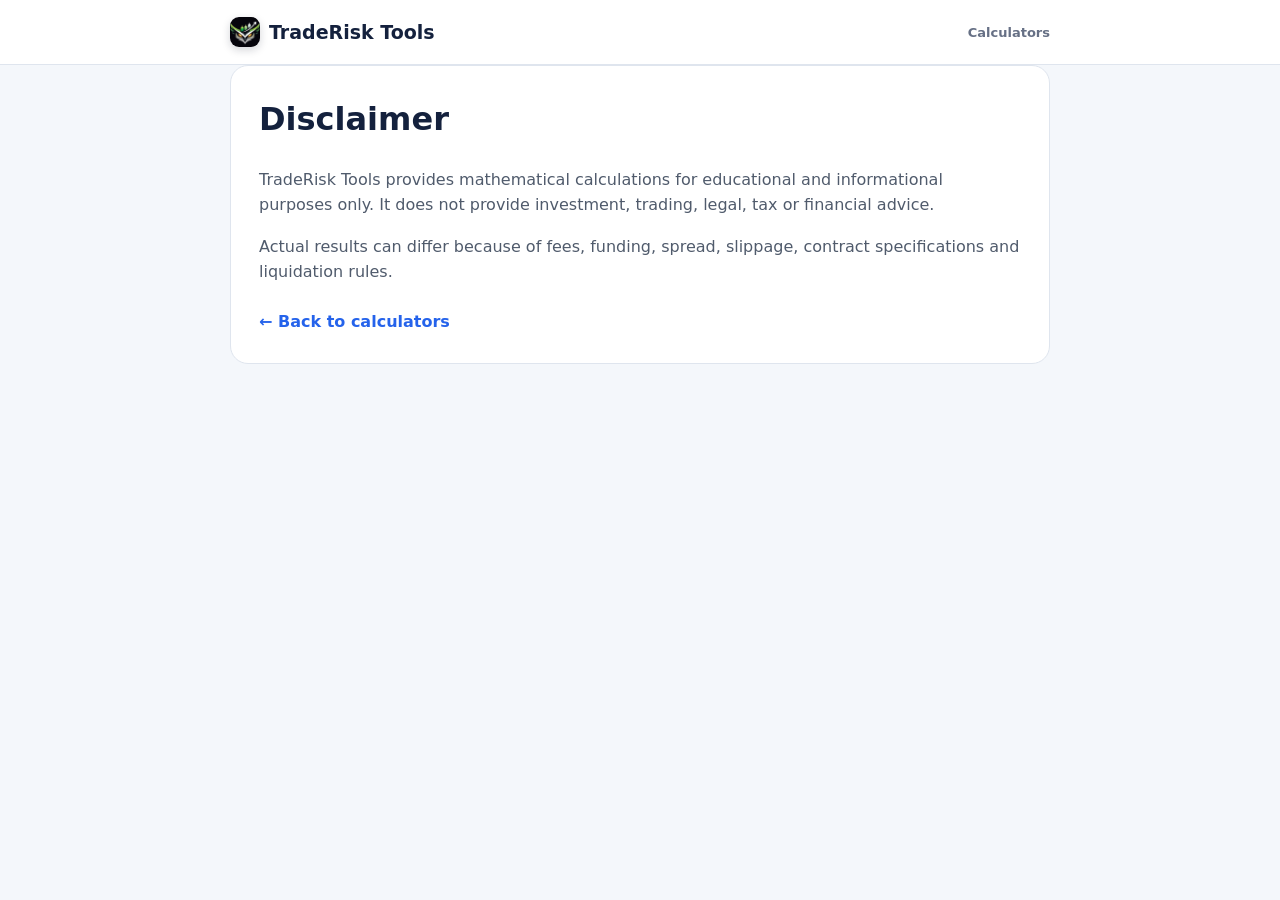
<file: disclaimer.html>
<!doctype html><html lang="en"><head> <!-- Google tag (gtag.js) -->
<script async src="https://www.googletagmanager.com/gtag/js?id=G-5T2M8MYKRR"></script>
<script>
  window.dataLayer = window.dataLayer || [];
  function gtag(){dataLayer.push(arguments);}
  gtag('js', new Date());

  gtag('config', 'G-5T2M8MYKRR');
</script><meta charset="utf-8"><meta name="viewport" content="width=device-width,initial-scale=1"><meta name="theme-color" content="#111827"><link rel="icon" type="image/png" href="favicon.png"><title>Disclaimer | TradeRisk Tools</title><style>:root{--bg:#f4f7fb;--card:#fff;--text:#172033;--muted:#667085;--line:#dfe5ee;--navy:#14213d;--blue:#2563eb}*{box-sizing:border-box}body{margin:0;background:var(--bg);color:var(--text);font-family:Inter,ui-sans-serif,system-ui,-apple-system,"Segoe UI",sans-serif;line-height:1.6}.wrap{width:min(820px,calc(100% - 28px));margin:auto}header{background:#fff;border-bottom:1px solid var(--line)}.nav{height:64px;display:flex;align-items:center;justify-content:space-between}.brand{display:flex;align-items:center;gap:9px;color:var(--navy);font-weight:900;text-decoration:none;font-size:19px}.brand img{width:30px;height:30px;border-radius:9px;object-fit:cover;box-shadow:0 3px 9px rgba(15,23,42,.18)}nav a{color:#667085;text-decoration:none;font-size:13px;font-weight:700}main{background:#fff;border:1px solid var(--line);border-radius:18px;padding:28px;margin:38px auto 60px}h1{margin-top:0;color:var(--navy)}p{color:#505b6c}a.button{display:inline-block;margin-top:8px;color:var(--blue);font-weight:800;text-decoration:none}@media(max-width:500px){.nav{height:58px}.brand{font-size:16px}.brand img{width:27px;height:27px}}</style></head><body><header><div class="wrap nav"><a class="brand" href="index.html"><img src="brand-logo.png" width="30" height="30" alt=""><span>TradeRisk Tools</span></a><nav><a href="index.html">Calculators</a></nav></div></header><main class="wrap"><h1>Disclaimer</h1><p>TradeRisk Tools provides mathematical calculations for educational and informational purposes only. It does not provide investment, trading, legal, tax or financial advice.</p><p>Actual results can differ because of fees, funding, spread, slippage, contract specifications and liquidation rules.</p><a class="button" href="index.html">← Back to calculators</a></main></body></html>
</file>
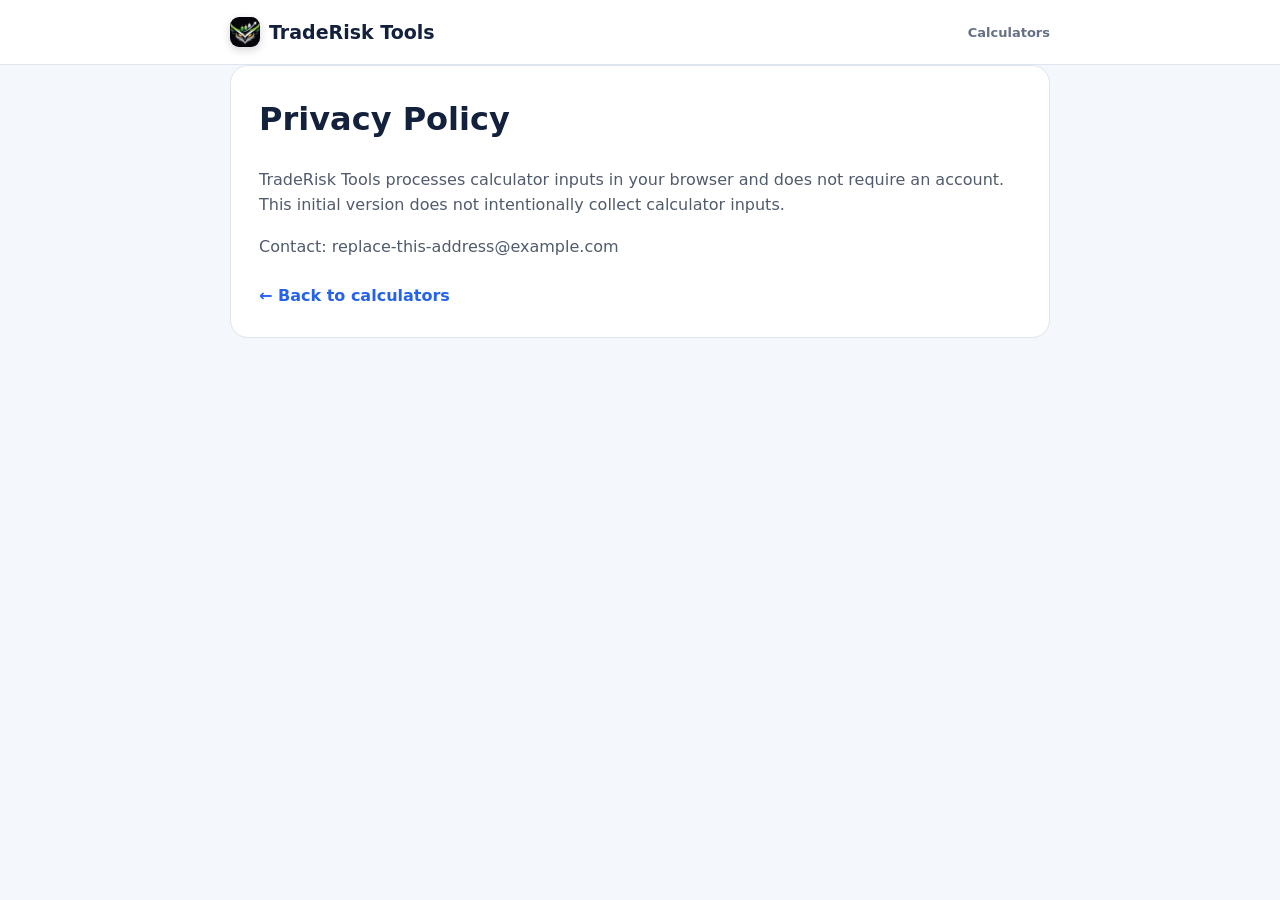
<file: privacy.html>
<!doctype html><html lang="en"><head> <!-- Google tag (gtag.js) -->
<script async src="https://www.googletagmanager.com/gtag/js?id=G-5T2M8MYKRR"></script>
<script>
  window.dataLayer = window.dataLayer || [];
  function gtag(){dataLayer.push(arguments);}
  gtag('js', new Date());

  gtag('config', 'G-5T2M8MYKRR');
</script><meta charset="utf-8"><meta name="viewport" content="width=device-width,initial-scale=1"><meta name="theme-color" content="#111827"><link rel="icon" type="image/png" href="favicon.png"><title>Privacy Policy | TradeRisk Tools</title><style>:root{--bg:#f4f7fb;--card:#fff;--text:#172033;--muted:#667085;--line:#dfe5ee;--navy:#14213d;--blue:#2563eb}*{box-sizing:border-box}body{margin:0;background:var(--bg);color:var(--text);font-family:Inter,ui-sans-serif,system-ui,-apple-system,"Segoe UI",sans-serif;line-height:1.6}.wrap{width:min(820px,calc(100% - 28px));margin:auto}header{background:#fff;border-bottom:1px solid var(--line)}.nav{height:64px;display:flex;align-items:center;justify-content:space-between}.brand{display:flex;align-items:center;gap:9px;color:var(--navy);font-weight:900;text-decoration:none;font-size:19px}.brand img{width:30px;height:30px;border-radius:9px;object-fit:cover;box-shadow:0 3px 9px rgba(15,23,42,.18)}nav a{color:#667085;text-decoration:none;font-size:13px;font-weight:700}main{background:#fff;border:1px solid var(--line);border-radius:18px;padding:28px;margin:38px auto 60px}h1{margin-top:0;color:var(--navy)}p{color:#505b6c}a.button{display:inline-block;margin-top:8px;color:var(--blue);font-weight:800;text-decoration:none}@media(max-width:500px){.nav{height:58px}.brand{font-size:16px}.brand img{width:27px;height:27px}}</style></head><body><header><div class="wrap nav"><a class="brand" href="index.html"><img src="brand-logo.png" width="30" height="30" alt=""><span>TradeRisk Tools</span></a><nav><a href="index.html">Calculators</a></nav></div></header><main class="wrap"><h1>Privacy Policy</h1><p>TradeRisk Tools processes calculator inputs in your browser and does not require an account. This initial version does not intentionally collect calculator inputs.</p><p>Contact: replace-this-address@example.com</p><a class="button" href="index.html">← Back to calculators</a></main></body></html>
</file>
